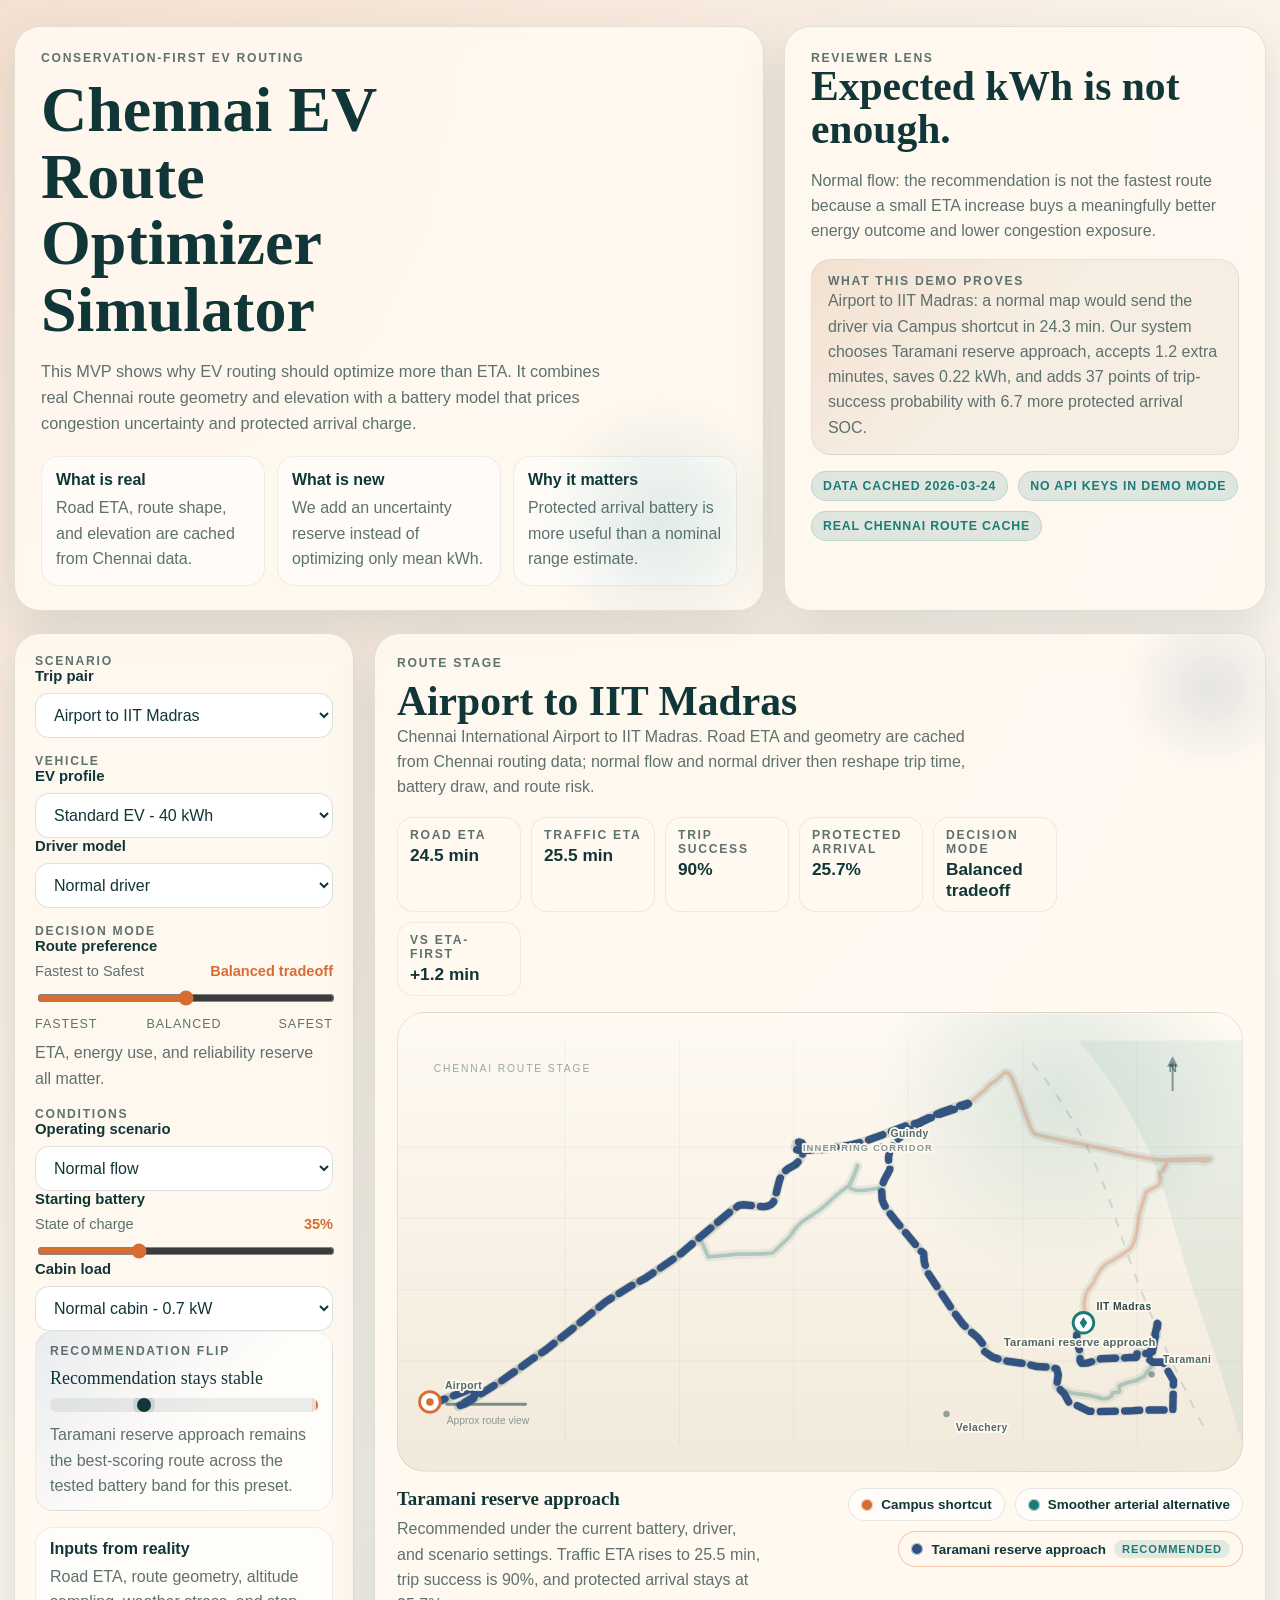
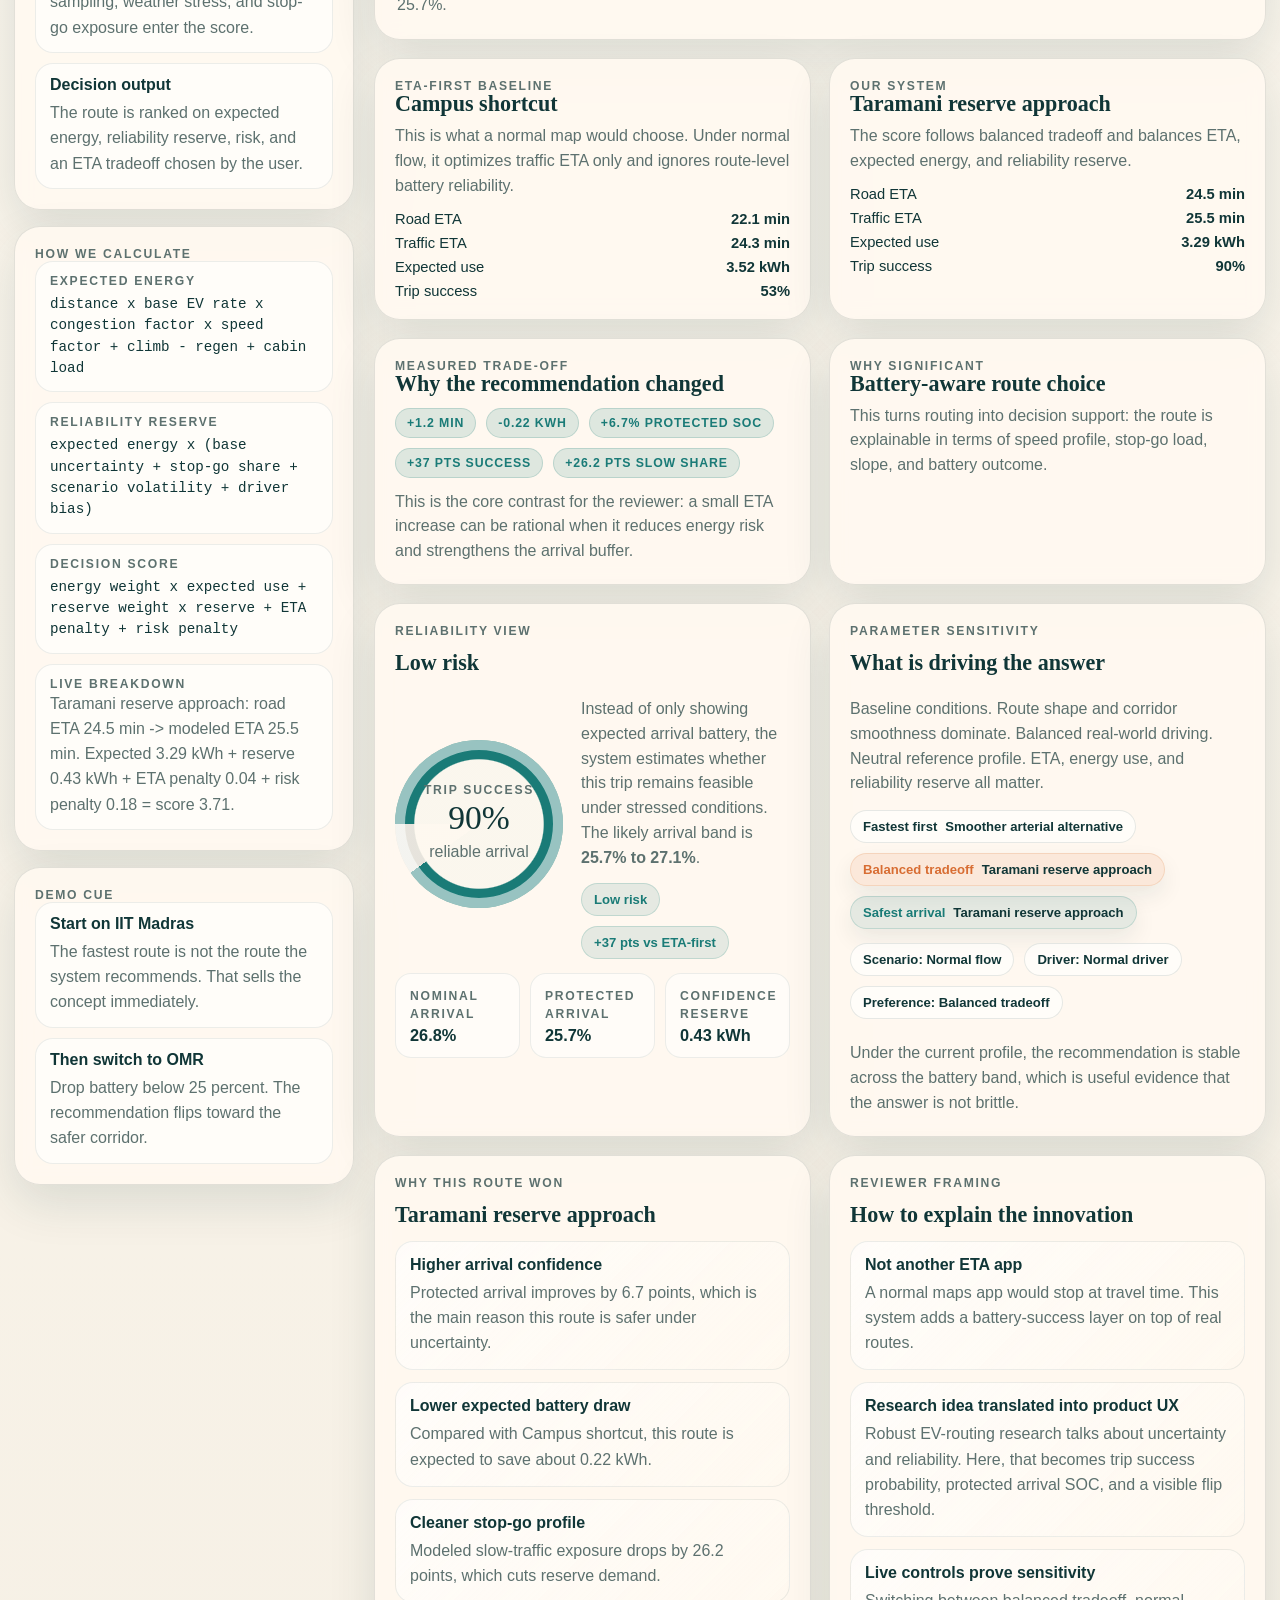
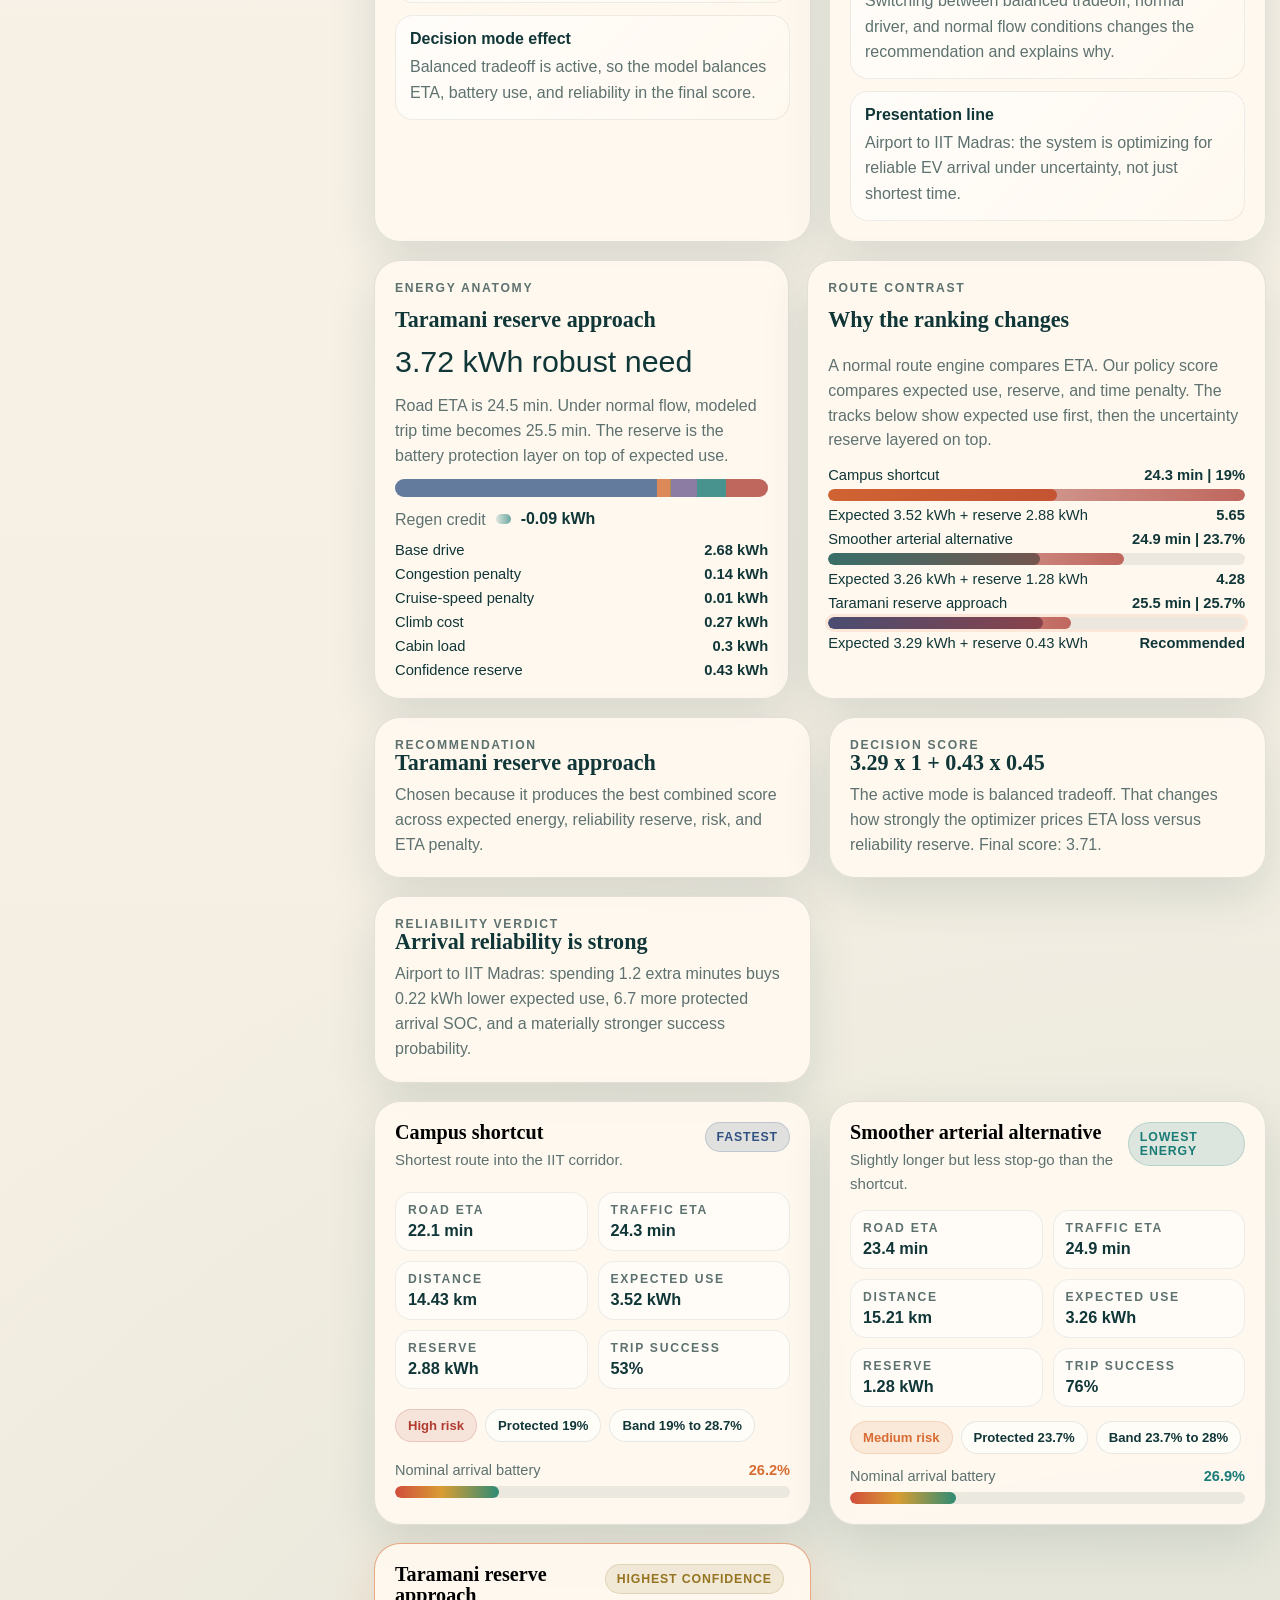
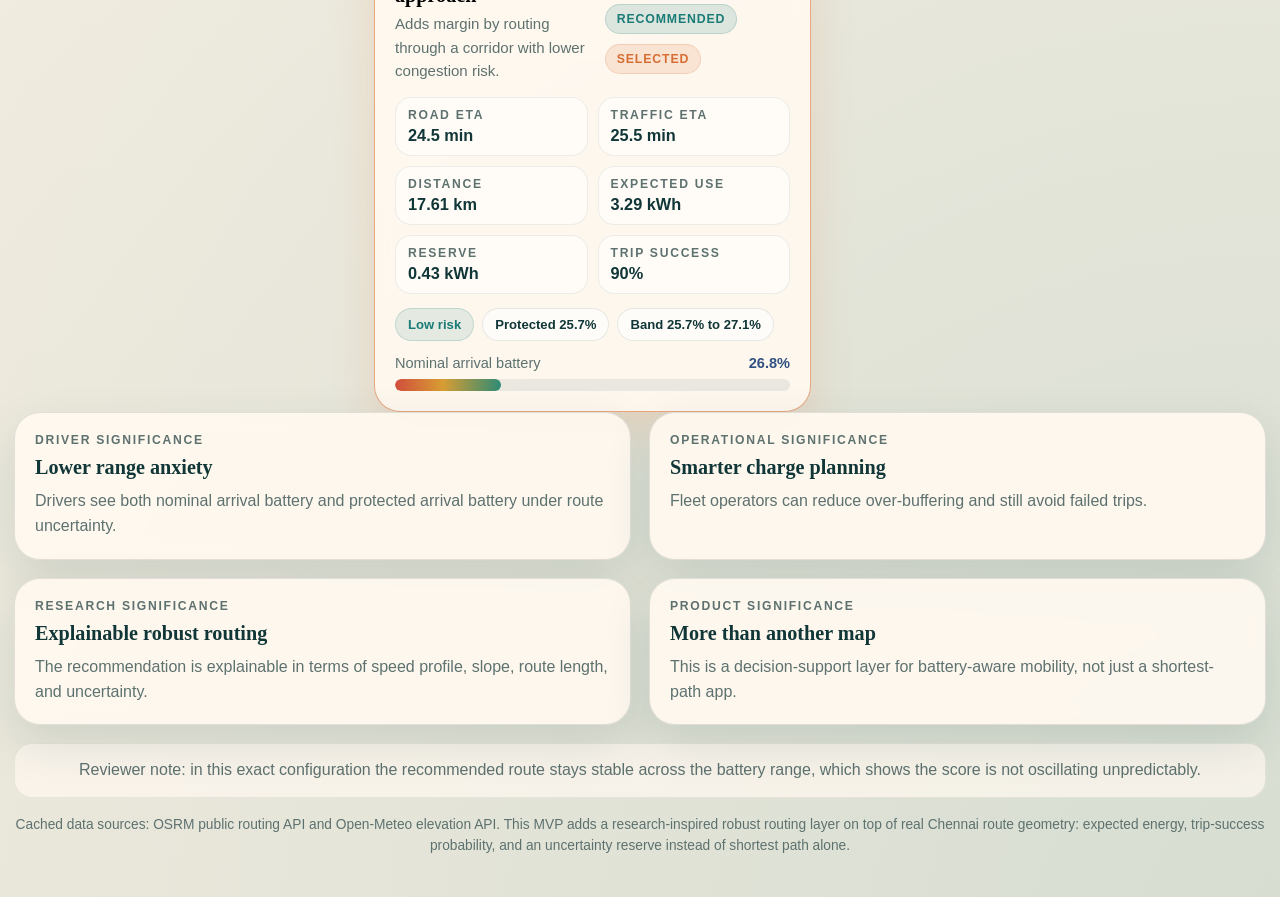
<file: project2/index.html>
<!doctype html>
<html lang="en">
<head>
  <meta charset="utf-8">
  <meta name="viewport" content="width=device-width, initial-scale=1">
  <title>Chennai EV Route Optimizer Simulator</title>
  <link rel="stylesheet" href="styles.css">
</head>
<body>
  <div class="page">
    <section class="hero">
      <div class="hero-main card fade-card" style="--delay: 30ms;">
        <div class="eyebrow">Conservation-First EV Routing</div>
        <h1>Chennai EV Route Optimizer Simulator</h1>
        <p class="hero-copy">
          This MVP shows why EV routing should optimize more than ETA. It combines real Chennai route geometry and
          elevation with a battery model that prices congestion uncertainty and protected arrival charge.
        </p>
        <div class="hero-points">
          <div class="hero-point">
            <strong>What is real</strong>
            <div class="signal-copy">Road ETA, route shape, and elevation are cached from Chennai data.</div>
          </div>
          <div class="hero-point">
            <strong>What is new</strong>
            <div class="signal-copy">We add an uncertainty reserve instead of optimizing only mean kWh.</div>
          </div>
          <div class="hero-point">
            <strong>Why it matters</strong>
            <div class="signal-copy">Protected arrival battery is more useful than a nominal range estimate.</div>
          </div>
        </div>
      </div>

      <div class="hero-side card fade-card" style="--delay: 120ms;">
        <div>
          <div class="section-label">Reviewer Lens</div>
          <h2>Expected kWh is not enough.</h2>
        </div>
        <p id="status-copy"></p>
        <div class="signal-box">
          <div class="section-label">What This Demo Proves</div>
          <p id="reviewer-copy"></p>
        </div>
        <div class="pill-row">
          <span class="pill" id="generated-pill"></span>
          <span class="pill">No API keys in demo mode</span>
          <span class="pill">Real Chennai route cache</span>
        </div>
      </div>
    </section>

    <section class="workspace">
      <aside class="sidebar">
        <section class="controls card fade-card" style="--delay: 160ms;">
          <div>
            <div class="section-label">Scenario</div>
            <div class="control-group">
              <label for="trip-select">Trip pair</label>
              <select id="trip-select"></select>
            </div>
          </div>

          <div>
            <div class="section-label">Vehicle</div>
            <div class="control-group">
              <label for="vehicle-select">EV profile</label>
              <select id="vehicle-select"></select>
            </div>
            <div class="control-group">
              <label for="driver-select">Driver model</label>
              <select id="driver-select"></select>
            </div>
          </div>

          <div>
            <div class="section-label">Decision Mode</div>
            <div class="control-group">
              <label for="decision-range">Route preference</label>
              <div class="range-row">
                <span>Fastest to Safest</span>
                <span class="range-value" id="decision-value"></span>
              </div>
              <input id="decision-range" type="range" min="0" max="100" step="1">
              <div class="decision-scale">
                <span>Fastest</span>
                <span>Balanced</span>
                <span>Safest</span>
              </div>
              <div class="detail-text" id="decision-copy"></div>
            </div>
          </div>

          <div>
            <div class="section-label">Conditions</div>
            <div class="control-group">
              <label for="traffic-select">Operating scenario</label>
              <select id="traffic-select"></select>
            </div>
            <div class="control-group">
              <label for="soc-range">Starting battery</label>
              <div class="range-row">
                <span>State of charge</span>
                <span class="range-value" id="soc-value"></span>
              </div>
              <input id="soc-range" type="range" min="5" max="95" step="1">
            </div>
            <div class="control-group">
              <label for="cabin-select">Cabin load</label>
              <select id="cabin-select"></select>
            </div>
            <div class="flip-card" id="flip-card">
              <div class="section-label">Recommendation Flip</div>
              <div class="flip-headline" id="flip-headline"></div>
              <div class="flip-meter">
                <div class="flip-zone" id="flip-zone"></div>
                <div class="flip-threshold" id="flip-threshold"></div>
                <div class="flip-current" id="flip-current"></div>
              </div>
              <div class="detail-text" id="flip-copy"></div>
            </div>
          </div>

          <div class="evidence-list">
            <div class="evidence-item">
              <strong>Inputs from reality</strong>
              <div class="detail-text">Road ETA, route geometry, altitude sampling, weather stress, and stop-go exposure enter the score.</div>
            </div>
            <div class="evidence-item">
              <strong>Decision output</strong>
              <div class="detail-text">The route is ranked on expected energy, reliability reserve, risk, and an ETA tradeoff chosen by the user.</div>
            </div>
          </div>
        </section>

        <section class="formula-card card fade-card" style="--delay: 210ms;">
          <div class="section-label">How We Calculate</div>
          <div class="formula-stack">
            <div class="formula-block">
              <div class="chip-title">Expected energy</div>
              <code class="formula-code">distance x base EV rate x congestion factor x speed factor + climb - regen + cabin load</code>
            </div>
            <div class="formula-block">
              <div class="chip-title">Reliability reserve</div>
              <code class="formula-code">expected energy x (base uncertainty + stop-go share + scenario volatility + driver bias)</code>
            </div>
            <div class="formula-block">
              <div class="chip-title">Decision score</div>
              <code class="formula-code">energy weight x expected use + reserve weight x reserve + ETA penalty + risk penalty</code>
            </div>
            <div class="formula-block">
              <div class="chip-title">Live breakdown</div>
              <div class="detail-text" id="formula-breakdown"></div>
            </div>
          </div>
        </section>

        <section class="demo-prompt card fade-card" style="--delay: 260ms;">
          <div class="section-label">Demo Cue</div>
          <div class="prompt-list">
            <div class="prompt-item">
              <strong>Start on IIT Madras</strong>
              <div class="detail-text">The fastest route is not the route the system recommends. That sells the concept immediately.</div>
            </div>
            <div class="prompt-item">
              <strong>Then switch to OMR</strong>
              <div class="detail-text">Drop battery below 25 percent. The recommendation flips toward the safer corridor.</div>
            </div>
          </div>
        </section>
      </aside>

      <main class="main">
        <section class="map-shell card fade-card" style="--delay: 110ms;">
          <div class="map-header">
            <div class="map-copy">
              <div class="section-label">Route Stage</div>
              <h2 id="map-title"></h2>
              <p id="map-subtitle"></p>
            </div>
            <div class="stat-row" id="map-stats"></div>
          </div>

          <div class="map-wrap">
            <svg id="route-map" viewBox="0 0 900 430" preserveAspectRatio="xMidYMid meet" aria-label="Route visualization"></svg>
          </div>
          <div class="map-meta">
            <div class="map-selection">
              <strong id="selected-title"></strong>
              <div class="detail-text" id="selected-caption"></div>
            </div>
            <div class="map-legend" id="map-legend"></div>
          </div>
        </section>

        <section class="comparison-grid" id="comparison-grid"></section>
        <section class="risk-grid" id="risk-grid"></section>
        <section class="rationale-grid" id="rationale-grid"></section>
        <section class="energy-grid" id="energy-grid"></section>
        <section class="summary-grid" id="summary-grid"></section>
        <section class="routes-grid" id="routes-grid"></section>
      </main>
    </section>

    <section class="insight-grid">
      <article class="insight-card card fade-card" style="--delay: 120ms;">
        <div class="section-label">Driver Significance</div>
        <h3>Lower range anxiety</h3>
        <p>Drivers see both nominal arrival battery and protected arrival battery under route uncertainty.</p>
      </article>
      <article class="insight-card card fade-card" style="--delay: 180ms;">
        <div class="section-label">Operational Significance</div>
        <h3>Smarter charge planning</h3>
        <p>Fleet operators can reduce over-buffering and still avoid failed trips.</p>
      </article>
      <article class="insight-card card fade-card" style="--delay: 240ms;">
        <div class="section-label">Research Significance</div>
        <h3>Explainable robust routing</h3>
        <p>The recommendation is explainable in terms of speed profile, slope, route length, and uncertainty.</p>
      </article>
      <article class="insight-card card fade-card" style="--delay: 300ms;">
        <div class="section-label">Product Significance</div>
        <h3>More than another map</h3>
        <p>This is a decision-support layer for battery-aware mobility, not just a shortest-path app.</p>
      </article>
    </section>

    <div class="reviewer-note" id="reviewer-note"></div>
    <div class="credit-line" id="credit-line"></div>
  </div>

  <script src="chennai_demo_data.js"></script>
  <script src="app.js"></script>
</body>
</html>
</file>
<file: project2/styles.css>
:root {
  --paper: #f3ecdf;
  --paper-strong: #fff9f0;
  --ink: #103637;
  --muted: #5d716f;
  --line: rgba(16, 54, 55, 0.12);
  --accent: #d86d33;
  --accent-soft: rgba(216, 109, 51, 0.14);
  --teal: #1a7b77;
  --teal-soft: rgba(26, 123, 119, 0.14);
  --navy: #305181;
  --navy-soft: rgba(48, 81, 129, 0.14);
  --gold: #947421;
  --gold-soft: rgba(148, 116, 33, 0.12);
  --danger: #b13b31;
  --danger-soft: rgba(177, 59, 49, 0.12);
  --shadow: 0 18px 48px rgba(16, 54, 55, 0.12);
  --radius: 24px;
}

* {
  box-sizing: border-box;
}

html,
body {
  margin: 0;
  min-height: 100%;
  background:
    radial-gradient(circle at top left, rgba(216, 109, 51, 0.16), transparent 26%),
    radial-gradient(circle at bottom right, rgba(26, 123, 119, 0.13), transparent 32%),
    linear-gradient(180deg, #fbf7ef 0%, var(--paper) 100%);
  color: var(--ink);
}

body {
  font-family: "Trebuchet MS", "Lucida Sans Unicode", sans-serif;
}

button,
select,
input {
  font: inherit;
}

.page {
  width: min(1320px, calc(100vw - 28px));
  margin: 0 auto;
  padding: 26px 0 40px;
}

.card {
  background: rgba(255, 249, 240, 0.92);
  border: 1px solid var(--line);
  border-radius: calc(var(--radius) + 2px);
  box-shadow: var(--shadow);
  backdrop-filter: blur(8px);
}

.fade-card {
  opacity: 0;
  animation: fade-up 700ms cubic-bezier(.18, .89, .32, 1.12) forwards;
  animation-delay: var(--delay, 0ms);
}

.eyebrow,
.section-label,
.stat-label,
.metric-label,
.summary-kicker,
.chip-title {
  font-size: 0.76rem;
  letter-spacing: 0.14em;
  text-transform: uppercase;
  color: var(--muted);
  font-weight: 700;
}

h1,
h2,
h3,
h4,
.route-title,
.summary-headline,
.big-figure {
  font-family: Georgia, "Times New Roman", serif;
  margin: 0;
  line-height: 1.04;
  font-weight: 700;
}

h1 {
  font-size: clamp(2.6rem, 5vw, 4.7rem);
  margin: 12px 0 16px;
  max-width: 12ch;
}

h2 {
  font-size: clamp(1.8rem, 3.6vw, 2.6rem);
}

h3 {
  font-size: 1.26rem;
}

p,
.subtle,
.route-copy,
.detail-text,
.signal-copy {
  color: var(--muted);
  line-height: 1.58;
  margin: 0;
}

.hero {
  display: grid;
  grid-template-columns: minmax(0, 1.4fr) minmax(320px, 0.9fr);
  gap: 20px;
  margin-bottom: 22px;
}

.hero-main,
.hero-side {
  padding: 24px 26px;
}

.hero-main {
  position: relative;
  overflow: hidden;
}

.hero-main::after {
  content: "";
  position: absolute;
  right: -30px;
  bottom: -42px;
  width: 260px;
  height: 260px;
  border-radius: 50%;
  background: radial-gradient(circle, rgba(26, 123, 119, 0.13) 0%, transparent 68%);
  pointer-events: none;
}

.hero-copy {
  max-width: 62ch;
  font-size: 1.02rem;
}

.hero-points {
  display: grid;
  grid-template-columns: repeat(3, minmax(0, 1fr));
  gap: 12px;
  margin-top: 20px;
}

.hero-point {
  padding: 14px;
  border-radius: 18px;
  background: rgba(255, 255, 255, 0.55);
  border: 1px solid rgba(16, 54, 55, 0.08);
}

.hero-point strong {
  display: block;
  margin-bottom: 6px;
  font-size: 1rem;
}

.hero-side {
  display: grid;
  gap: 16px;
  align-content: start;
}

.pill-row,
.badge-row,
.stat-row,
.delta-row {
  display: flex;
  flex-wrap: wrap;
  gap: 10px;
}

.pill,
.badge,
.delta-chip {
  display: inline-flex;
  align-items: center;
  justify-content: center;
  padding: 7px 11px;
  border-radius: 999px;
  border: 1px solid transparent;
  font-size: 0.77rem;
  font-weight: 800;
  text-transform: uppercase;
  letter-spacing: 0.07em;
}

.pill {
  color: var(--teal);
  background: var(--teal-soft);
  border-color: rgba(26, 123, 119, 0.16);
}

.signal-box {
  padding: 14px 16px;
  border-radius: 20px;
  background:
    linear-gradient(135deg, rgba(216, 109, 51, 0.10), transparent 46%),
    rgba(246, 238, 226, 0.98);
  border: 1px solid rgba(16, 54, 55, 0.08);
}

.workspace {
  display: grid;
  grid-template-columns: 340px minmax(0, 1fr);
  gap: 20px;
  align-items: start;
}

.sidebar {
  position: sticky;
  top: 18px;
  display: grid;
  gap: 16px;
}

.controls,
.formula-card,
.demo-prompt {
  padding: 20px;
}

.controls {
  display: grid;
  gap: 16px;
}

.control-group {
  display: grid;
  gap: 9px;
}

label {
  font-size: 0.93rem;
  font-weight: 700;
  color: var(--ink);
}

select,
input[type="range"] {
  width: 100%;
  accent-color: var(--accent);
}

select {
  border: 1px solid rgba(16, 54, 55, 0.14);
  border-radius: 14px;
  background: #fff;
  padding: 12px 14px;
  color: var(--ink);
  transition: border-color 180ms ease, box-shadow 180ms ease;
}

select:focus-visible,
input[type="range"]:focus-visible {
  outline: none;
  border-color: rgba(216, 109, 51, 0.42);
  box-shadow: 0 0 0 4px rgba(216, 109, 51, 0.12);
}

.range-row {
  display: flex;
  justify-content: space-between;
  align-items: center;
  gap: 10px;
  color: var(--muted);
  font-size: 0.91rem;
}

.range-value {
  color: var(--accent);
  font-weight: 700;
  min-width: 78px;
  text-align: right;
}

.formula-stack,
.prompt-list,
.evidence-list {
  display: grid;
  gap: 10px;
}

.decision-scale {
  display: grid;
  grid-template-columns: repeat(3, 1fr);
  gap: 8px;
  font-size: 0.78rem;
  color: var(--muted);
  letter-spacing: 0.08em;
  text-transform: uppercase;
}

.decision-scale span:nth-child(2) {
  text-align: center;
}

.decision-scale span:last-child {
  text-align: right;
}

.flip-card {
  padding: 12px 14px;
  border-radius: 18px;
  background:
    linear-gradient(135deg, rgba(48, 81, 129, 0.10), transparent 54%),
    rgba(255, 255, 255, 0.64);
  border: 1px solid rgba(16, 54, 55, 0.08);
  display: grid;
  gap: 10px;
  transition: transform 220ms ease, box-shadow 220ms ease, border-color 220ms ease;
}

.flip-card.flip-active {
  border-color: rgba(216, 109, 51, 0.40);
  box-shadow: 0 12px 26px rgba(216, 109, 51, 0.18);
  transform: translateY(-1px);
}

.flip-headline {
  font-family: Georgia, "Times New Roman", serif;
  font-size: 1.12rem;
  line-height: 1.15;
  color: var(--ink);
}

.flip-meter {
  position: relative;
  height: 14px;
  border-radius: 999px;
  overflow: hidden;
  background: rgba(16, 54, 55, 0.08);
}

.flip-zone {
  position: absolute;
  inset: 0 auto 0 0;
  width: 0;
  background: linear-gradient(90deg, rgba(216, 109, 51, 0.22), rgba(216, 109, 51, 0.08));
  transition: width 260ms ease;
}

.flip-threshold,
.flip-current {
  position: absolute;
  top: 50%;
  transform: translate(-50%, -50%);
  border-radius: 999px;
}

.flip-threshold {
  width: 4px;
  height: 20px;
  background: var(--accent);
  box-shadow: 0 0 0 4px rgba(216, 109, 51, 0.14);
}

.flip-current {
  width: 14px;
  height: 14px;
  background: var(--ink);
  box-shadow: 0 0 0 4px rgba(16, 54, 55, 0.12);
  transition: left 220ms ease;
}

.flip-card.flip-active .flip-current {
  animation: marker-pulse 0.9s ease-in-out 2;
}

.formula-block,
.prompt-item,
.evidence-item {
  padding: 12px 14px;
  border-radius: 18px;
  background: rgba(255, 255, 255, 0.56);
  border: 1px solid rgba(16, 54, 55, 0.08);
}

.formula-code {
  display: block;
  margin-top: 6px;
  color: var(--ink);
  font-size: 0.89rem;
  line-height: 1.5;
  font-family: Consolas, "Courier New", monospace;
}

.prompt-item strong,
.evidence-item strong {
  display: block;
  margin-bottom: 6px;
}

.main {
  display: grid;
  gap: 18px;
}

.map-shell {
  padding: 22px;
  position: relative;
  overflow: hidden;
  display: grid;
  gap: 16px;
}

.map-shell::after {
  content: "";
  position: absolute;
  right: -36px;
  top: -36px;
  width: 180px;
  height: 180px;
  border-radius: 50%;
  background: radial-gradient(circle, rgba(48, 81, 129, 0.12) 0%, transparent 68%);
  pointer-events: none;
}

.map-header {
  display: flex;
  justify-content: space-between;
  align-items: start;
  gap: 18px;
  flex-wrap: wrap;
}

.map-copy {
  max-width: 64ch;
}

.map-copy h2 {
  margin-top: 10px;
}

.stat-row {
  display: grid;
  grid-template-columns: repeat(auto-fit, minmax(120px, 1fr));
  gap: 10px;
  width: min(100%, 660px);
}

.map-stat {
  padding: 10px 12px;
  border-radius: 16px;
  background: rgba(255, 249, 240, 0.95);
  border: 1px solid rgba(16, 54, 55, 0.08);
}

.stat-value {
  display: block;
  color: var(--ink);
  font-weight: 700;
  font-size: 1.08rem;
  margin-top: 3px;
}

.map-wrap {
  position: relative;
  overflow: hidden;
  border-radius: 28px;
  border: 1px solid rgba(16, 54, 55, 0.10);
  background:
    radial-gradient(circle at 78% 18%, rgba(26, 123, 119, 0.14), transparent 24%),
    linear-gradient(180deg, #fffaf2 0%, #f1eadb 100%);
  box-shadow: inset 0 1px 0 rgba(255, 255, 255, 0.55);
}

#route-map {
  width: 100%;
  height: 458px;
  display: block;
}

.route-underlay {
  fill: none;
  stroke-linecap: round;
  stroke-linejoin: round;
}

.route-line {
  fill: none;
  stroke-linecap: round;
  stroke-linejoin: round;
  transition: opacity 220ms ease, stroke-width 220ms ease;
}

.route-line.selected {
  stroke-dasharray: 16 10;
  animation: route-flow 14s linear infinite, pulse-line 2.6s ease-in-out infinite;
}

.marker-pulse {
  animation: marker-pulse 2.4s ease-in-out infinite;
  transform-origin: center;
}

.map-label,
.map-route-label {
  font-family: "Trebuchet MS", "Lucida Sans Unicode", sans-serif;
  fill: rgba(16, 54, 55, 0.74);
  font-size: 11px;
  font-weight: 700;
  letter-spacing: 0.04em;
  paint-order: stroke;
  stroke: rgba(255, 249, 240, 0.96);
  stroke-width: 4px;
  stroke-linejoin: round;
}

.map-label.corridor {
  font-size: 10px;
  fill: rgba(16, 54, 55, 0.50);
  letter-spacing: 0.12em;
  text-transform: uppercase;
}

.map-label.destination {
  fill: rgba(16, 54, 55, 0.9);
}

.map-node-dot {
  fill: rgba(16, 54, 55, 0.42);
}

.map-annotation.corridor .map-node-dot {
  fill: rgba(16, 54, 55, 0.24);
}

.map-route-label {
  font-size: 12px;
  font-weight: 800;
  letter-spacing: 0.02em;
}

.map-meta {
  display: flex;
  justify-content: space-between;
  align-items: start;
  gap: 16px;
  flex-wrap: wrap;
}

.map-selection {
  flex: 1 1 280px;
  display: grid;
  gap: 6px;
}

.map-selection strong {
  font-family: Georgia, "Times New Roman", serif;
  font-size: 1.18rem;
}

.map-legend {
  flex: 1 1 380px;
  display: flex;
  justify-content: flex-end;
  flex-wrap: wrap;
  gap: 10px;
}

.legend-item {
  display: inline-flex;
  align-items: center;
  gap: 8px;
  padding: 8px 12px;
  border-radius: 999px;
  border: 1px solid rgba(16, 54, 55, 0.10);
  background: rgba(255, 255, 255, 0.58);
  color: var(--ink);
  font-size: 0.84rem;
  font-weight: 700;
}

.legend-item.selected {
  border-color: rgba(216, 109, 51, 0.34);
  background: rgba(255, 249, 240, 0.96);
}

.legend-swatch {
  width: 12px;
  height: 12px;
  border-radius: 999px;
  box-shadow: inset 0 0 0 1px rgba(255, 255, 255, 0.72);
}

.legend-tag {
  padding: 3px 8px;
  border-radius: 999px;
  background: rgba(26, 123, 119, 0.12);
  color: var(--teal);
  font-size: 0.7rem;
  letter-spacing: 0.08em;
  text-transform: uppercase;
}

.comparison-grid,
.risk-grid,
.rationale-grid,
.energy-grid,
.summary-grid,
.routes-grid,
.insight-grid {
  display: grid;
  gap: 18px;
}

.comparison-grid {
  grid-template-columns: repeat(2, minmax(0, 1fr));
}

.risk-grid {
  grid-template-columns: minmax(300px, 0.78fr) minmax(0, 1.22fr);
}

.rationale-grid {
  grid-template-columns: repeat(2, minmax(0, 1fr));
}

.summary-grid {
  grid-template-columns: repeat(3, minmax(0, 1fr));
}

.energy-grid {
  grid-template-columns: minmax(320px, 0.95fr) minmax(0, 1.05fr);
}

.comparison-card,
.risk-card,
.rationale-card,
.energy-card,
.summary-card,
.insight-card {
  padding: 20px;
  height: 100%;
  align-content: start;
}

.summary-headline,
.big-figure {
  font-size: 1.38rem;
}

.summary-detail {
  margin-top: 8px;
  color: var(--muted);
  line-height: 1.55;
}

.risk-card,
.rationale-card {
  display: grid;
  gap: 14px;
}

.risk-shell {
  display: grid;
  grid-template-columns: 168px minmax(0, 1fr);
  gap: 18px;
  align-items: center;
}

.risk-ring {
  --pct: 50%;
  width: 168px;
  height: 168px;
  border-radius: 50%;
  display: grid;
  place-items: center;
  background:
    radial-gradient(circle at center, rgba(255, 249, 240, 0.98) 0 54%, transparent 55%),
    conic-gradient(from -90deg, var(--teal) 0 var(--pct), rgba(16, 54, 55, 0.10) var(--pct) 100%);
  box-shadow: inset 0 0 0 10px rgba(255, 255, 255, 0.55);
}

.risk-ring.warning {
  background:
    radial-gradient(circle at center, rgba(255, 249, 240, 0.98) 0 54%, transparent 55%),
    conic-gradient(from -90deg, var(--accent) 0 var(--pct), rgba(16, 54, 55, 0.10) var(--pct) 100%);
}

.risk-ring.danger {
  background:
    radial-gradient(circle at center, rgba(255, 249, 240, 0.98) 0 54%, transparent 55%),
    conic-gradient(from -90deg, var(--danger) 0 var(--pct), rgba(16, 54, 55, 0.10) var(--pct) 100%);
}

.risk-ring-inner {
  display: grid;
  gap: 4px;
  justify-items: center;
  text-align: center;
}

.risk-ring-value {
  font-family: Georgia, "Times New Roman", serif;
  font-size: 2.1rem;
  line-height: 1;
  color: var(--ink);
}

.risk-badge-row,
.reason-pill-row,
.mode-row {
  display: flex;
  flex-wrap: wrap;
  gap: 10px;
}

.risk-badge,
.reason-pill,
.mode-pill {
  display: inline-flex;
  align-items: center;
  gap: 8px;
  padding: 8px 12px;
  border-radius: 999px;
  border: 1px solid rgba(16, 54, 55, 0.10);
  background: rgba(255, 255, 255, 0.56);
  color: var(--ink);
  font-size: 0.82rem;
  font-weight: 700;
}

.risk-badge.low,
.mode-pill.active.safe {
  color: var(--teal);
  background: rgba(26, 123, 119, 0.11);
  border-color: rgba(26, 123, 119, 0.18);
}

.risk-badge.medium,
.mode-pill.active.balanced {
  color: var(--accent);
  background: rgba(216, 109, 51, 0.11);
  border-color: rgba(216, 109, 51, 0.18);
}

.risk-badge.high,
.mode-pill.active.fast {
  color: var(--danger);
  background: rgba(177, 59, 49, 0.10);
  border-color: rgba(177, 59, 49, 0.18);
}

.risk-metric-grid {
  display: grid;
  grid-template-columns: repeat(3, minmax(0, 1fr));
  gap: 10px;
}

.risk-metric {
  padding: 12px 14px;
  border-radius: 16px;
  border: 1px solid rgba(16, 54, 55, 0.08);
  background: rgba(255, 255, 255, 0.54);
}

.risk-metric strong {
  display: block;
  margin-top: 4px;
  color: var(--ink);
  font-size: 1.02rem;
}

.reason-list {
  display: grid;
  gap: 12px;
}

.reason-item {
  padding: 14px;
  border-radius: 18px;
  border: 1px solid rgba(16, 54, 55, 0.08);
  background:
    linear-gradient(135deg, rgba(255, 255, 255, 0.62), rgba(255, 249, 240, 0.92));
}

.reason-item strong {
  display: block;
  margin-bottom: 6px;
  color: var(--ink);
}

.mode-pill {
  justify-content: space-between;
}

.mode-pill.active {
  box-shadow: 0 10px 22px rgba(16, 54, 55, 0.08);
}

.mode-pill strong {
  color: var(--ink);
}

.risk-copy {
  display: grid;
  gap: 12px;
}

.energy-card {
  display: grid;
  gap: 14px;
}

.energy-stack {
  display: grid;
  gap: 10px;
}

.energy-total {
  font-size: 1.9rem;
  line-height: 1;
}

.energy-bar {
  display: flex;
  min-height: 18px;
  overflow: hidden;
  border-radius: 999px;
  background: rgba(16, 54, 55, 0.08);
}

.energy-segment {
  min-width: 0;
  transition: width 280ms ease;
}

.energy-segment.base {
  background: rgba(48, 81, 129, 0.72);
}

.energy-segment.congestion {
  background: rgba(216, 109, 51, 0.78);
}

.energy-segment.speed {
  background: rgba(148, 116, 33, 0.75);
}

.energy-segment.climb {
  background: rgba(99, 78, 137, 0.70);
}

.energy-segment.cabin {
  background: rgba(26, 123, 119, 0.78);
}

.energy-segment.reserve {
  background: rgba(177, 59, 49, 0.75);
}

.energy-credit {
  display: flex;
  align-items: center;
  gap: 10px;
}

.energy-credit-bar {
  height: 10px;
  border-radius: 999px;
  background: linear-gradient(90deg, rgba(26, 123, 119, 0.15), rgba(26, 123, 119, 0.65));
  transition: width 280ms ease;
}

.energy-list,
.energy-route-list {
  display: grid;
  gap: 8px;
}

.energy-row,
.energy-route-row {
  display: grid;
  gap: 6px;
}

.energy-row-head,
.energy-route-head {
  display: flex;
  justify-content: space-between;
  gap: 12px;
  align-items: baseline;
  font-size: 0.92rem;
}

.energy-row strong,
.energy-route-head strong {
  color: var(--ink);
}

.energy-route-track {
  position: relative;
  height: 12px;
  overflow: hidden;
  border-radius: 999px;
  background: rgba(16, 54, 55, 0.08);
}

.energy-route-fill,
.energy-route-reserve {
  position: absolute;
  inset: 0 auto 0 0;
  border-radius: inherit;
  transition: width 280ms ease;
}

.energy-route-fill {
  background: linear-gradient(90deg, rgba(48, 81, 129, 0.75), rgba(26, 123, 119, 0.75));
}

.energy-route-reserve {
  background: linear-gradient(90deg, rgba(177, 59, 49, 0.20), rgba(177, 59, 49, 0.75));
}

.energy-route-row.recommended .energy-route-track {
  box-shadow: 0 0 0 3px rgba(216, 109, 51, 0.12);
}

.value-stack {
  display: grid;
  gap: 8px;
  margin-top: 12px;
}

.value-row {
  display: flex;
  justify-content: space-between;
  gap: 12px;
  align-items: baseline;
  font-size: 0.92rem;
}

.value-row strong {
  color: var(--ink);
}

.delta-chip.positive {
  color: var(--teal);
  background: var(--teal-soft);
  border-color: rgba(26, 123, 119, 0.18);
}

.delta-chip.warning {
  color: var(--danger);
  background: var(--danger-soft);
  border-color: rgba(177, 59, 49, 0.16);
}

.delta-chip.neutral {
  color: var(--gold);
  background: var(--gold-soft);
  border-color: rgba(148, 116, 33, 0.16);
}

.routes-grid {
  grid-template-columns: repeat(3, minmax(0, 1fr));
}

.route-card {
  width: 100%;
  text-align: left;
  padding: 20px;
  cursor: pointer;
  transition: transform 180ms ease, border-color 180ms ease, box-shadow 180ms ease;
  display: grid;
  gap: 14px;
  background: rgba(255, 249, 240, 0.92);
}

.route-card:hover,
.route-card:focus-visible {
  transform: translateY(-2px);
  border-color: rgba(216, 109, 51, 0.38);
  outline: none;
}

.route-card.active {
  border-color: rgba(216, 109, 51, 0.58);
  box-shadow: 0 18px 44px rgba(216, 109, 51, 0.16);
}

.route-head {
  display: flex;
  justify-content: space-between;
  align-items: start;
  gap: 12px;
}

.route-title {
  font-size: 1.26rem;
  margin-bottom: 6px;
}

.route-copy {
  font-size: 0.94rem;
}

.badge.fastest {
  background: var(--navy-soft);
  color: var(--navy);
  border-color: rgba(48, 81, 129, 0.18);
}

.badge.energy {
  background: var(--teal-soft);
  color: var(--teal);
  border-color: rgba(26, 123, 119, 0.18);
}

.badge.safe {
  background: var(--gold-soft);
  color: var(--gold);
  border-color: rgba(148, 116, 33, 0.18);
}

.badge.selected {
  background: var(--accent-soft);
  color: var(--accent);
  border-color: rgba(216, 109, 51, 0.18);
}

.route-metrics {
  display: grid;
  grid-template-columns: repeat(2, minmax(0, 1fr));
  gap: 10px;
}

.route-risk-row {
  display: flex;
  flex-wrap: wrap;
  gap: 8px;
}

.metric-card {
  padding: 10px 12px;
  border-radius: 16px;
  border: 1px solid rgba(16, 54, 55, 0.08);
  background: rgba(255, 255, 255, 0.58);
}

.metric-value {
  display: block;
  color: var(--ink);
  font-size: 1.02rem;
  font-weight: 700;
  margin-top: 4px;
}

.battery-wrap {
  display: grid;
  gap: 8px;
}

.battery-bar {
  height: 12px;
  overflow: hidden;
  border-radius: 999px;
  background: rgba(16, 54, 55, 0.08);
}

.battery-fill {
  height: 100%;
  border-radius: inherit;
  background: linear-gradient(90deg, #d14d3c, #d89d33 45%, #2e8b75 100%);
  transition: width 280ms ease;
}

.insight-grid {
  grid-template-columns: repeat(2, minmax(0, 1fr));
}

.insight-card {
  display: grid;
  gap: 10px;
}

.reviewer-note {
  margin-top: 18px;
  padding: 14px 16px;
  border-radius: 18px;
  border: 1px solid rgba(16, 54, 55, 0.08);
  background: rgba(255, 249, 240, 0.72);
  color: var(--muted);
  line-height: 1.56;
  text-align: center;
}

.credit-line {
  margin-top: 16px;
  color: var(--muted);
  font-size: 0.86rem;
  line-height: 1.55;
  text-align: center;
}

@keyframes fade-up {
  from {
    opacity: 0;
    transform: translateY(14px);
  }
  to {
    opacity: 1;
    transform: translateY(0);
  }
}

@keyframes route-flow {
  from {
    stroke-dashoffset: 0;
  }
  to {
    stroke-dashoffset: -300;
  }
}

@keyframes pulse-line {
  0%, 100% {
    filter: drop-shadow(0 0 0 rgba(216, 109, 51, 0));
  }
  50% {
    filter: drop-shadow(0 0 8px rgba(216, 109, 51, 0.24));
  }
}

@keyframes marker-pulse {
  0%, 100% {
    transform: scale(1);
  }
  50% {
    transform: scale(1.12);
  }
}

@media (max-width: 1280px) {
  .risk-grid,
  .rationale-grid,
  .summary-grid,
  .routes-grid {
    grid-template-columns: repeat(2, minmax(0, 1fr));
  }
}

@media (max-width: 1160px) {
  .hero,
  .workspace,
  .energy-grid,
  .summary-grid,
  .routes-grid {
    grid-template-columns: 1fr;
  }

  .comparison-grid,
  .risk-grid,
  .rationale-grid,
  .insight-grid {
    grid-template-columns: repeat(2, minmax(0, 1fr));
  }

  .sidebar {
    position: static;
  }

  .hero-points {
    grid-template-columns: 1fr;
  }

  .map-meta {
    flex-direction: column;
  }

  .map-legend {
    justify-content: flex-start;
  }

  .risk-shell,
  .risk-metric-grid {
    grid-template-columns: 1fr;
  }
}

@media (max-width: 760px) {
  .page {
    width: min(100vw - 18px, 1280px);
    padding-top: 16px;
  }

  .hero-main,
  .hero-side,
  .controls,
  .formula-card,
  .demo-prompt,
  .map-shell,
  .comparison-card,
  .energy-card,
  .summary-card,
  .route-card,
  .insight-card {
    padding: 16px;
  }

  #route-map {
    height: 340px;
  }

  .comparison-grid,
  .risk-grid,
  .rationale-grid,
  .insight-grid {
    grid-template-columns: 1fr;
  }

  .route-head,
  .energy-row-head,
  .energy-route-head,
  .value-row {
    flex-direction: column;
    align-items: start;
  }

  .risk-shell {
    justify-items: center;
    text-align: center;
  }
}
</file>
